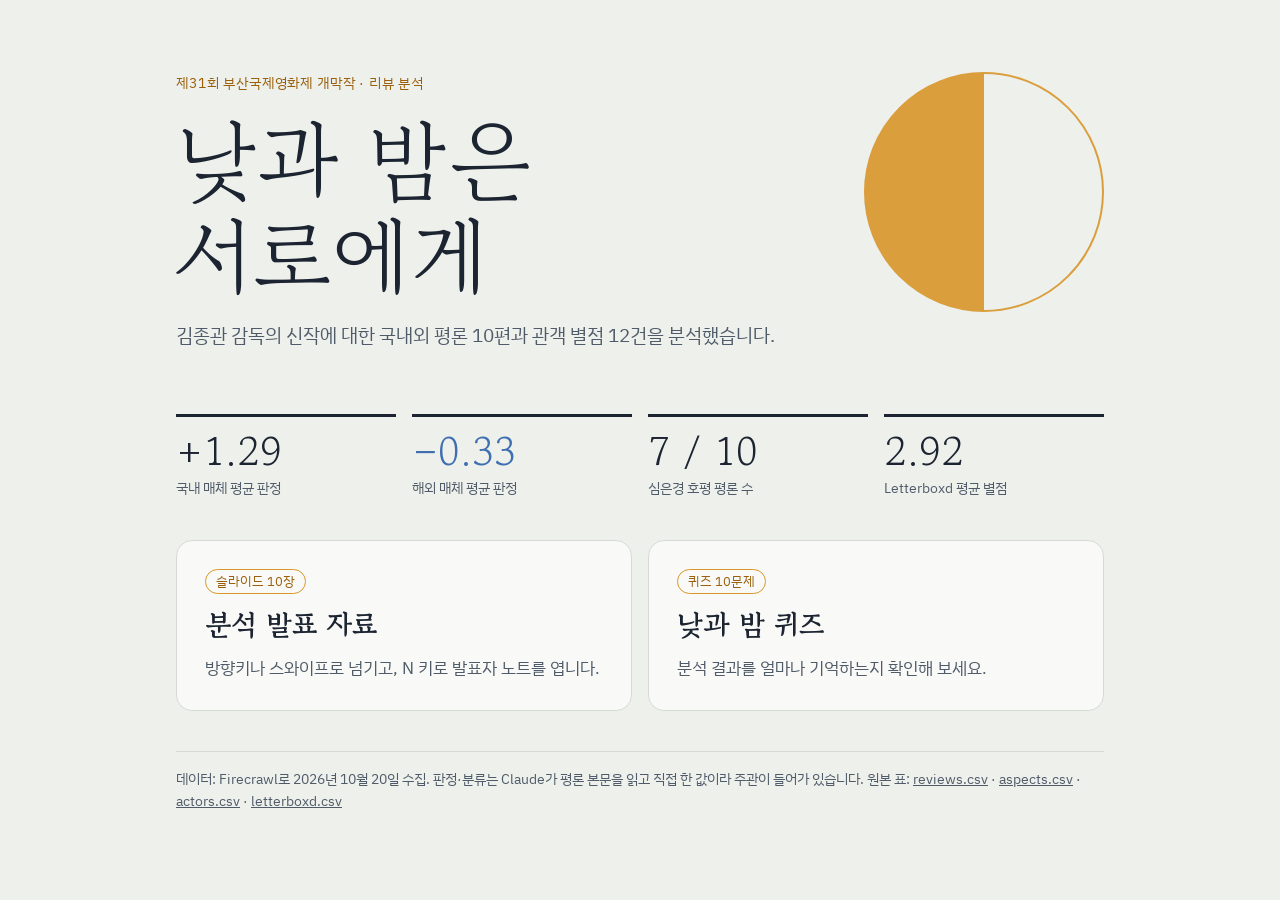
<file: docs/index.html>
<!doctype html>
<html lang="ko">
<head>
<meta charset="utf-8">
<meta name="viewport" content="width=device-width, initial-scale=1">
<title>낮과 밤은 서로에게 리뷰 분석</title>
<meta name="description" content="제31회 부산국제영화제 개막작 〈낮과 밤은 서로에게〉 국내외 리뷰 분석 슬라이드와 퀴즈">
<link rel="stylesheet" href="https://fonts.googleapis.com/css2?family=Gowun+Batang:wght@400;700&family=IBM+Plex+Sans+KR:wght@400;600&display=swap">
<link rel="stylesheet" href="style.css">
</head>
<body>
<main class="wrap">
  <header class="hero">
    <div class="sun" aria-hidden="true"></div>
    <p class="eyebrow">제31회 부산국제영화제 개막작 · 리뷰 분석</p>
    <h1>낮과 밤은<br>서로에게</h1>
    <p class="lead">김종관 감독의 신작에 대한 국내외 평론 10편과 관객 별점 12건을 분석했습니다.</p>
  </header>

  <section class="stats" aria-label="핵심 수치">
    <div><b>+1.29</b><span>국내 매체 평균 판정</span></div>
    <div><b class="cool">−0.33</b><span>해외 매체 평균 판정</span></div>
    <div><b>7 / 10</b><span>심은경 호평 평론 수</span></div>
    <div><b>2.92</b><span>Letterboxd 평균 별점</span></div>
  </section>

  <nav class="cards" aria-label="콘텐츠">
    <a class="card" href="slides.html">
      <span class="tag">슬라이드 10장</span>
      <h2>분석 발표 자료</h2>
      <p>방향키나 스와이프로 넘기고, N 키로 발표자 노트를 엽니다.</p>
    </a>
    <a class="card" href="quiz.html">
      <span class="tag">퀴즈 10문제</span>
      <h2>낮과 밤 퀴즈</h2>
      <p>분석 결과를 얼마나 기억하는지 확인해 보세요.</p>
    </a>
  </nav>

  <footer class="foot">
    <p>데이터: Firecrawl로 2026년 10월 20일 수집. 판정·분류는 Claude가 평론 본문을 읽고 직접 한 값이라 주관이 들어가 있습니다.
    원본 표: <a href="data/reviews.csv">reviews.csv</a> · <a href="data/aspects.csv">aspects.csv</a> · <a href="data/actors.csv">actors.csv</a> · <a href="data/letterboxd.csv">letterboxd.csv</a></p>
  </footer>
</main>
</body>
</html>
</file>
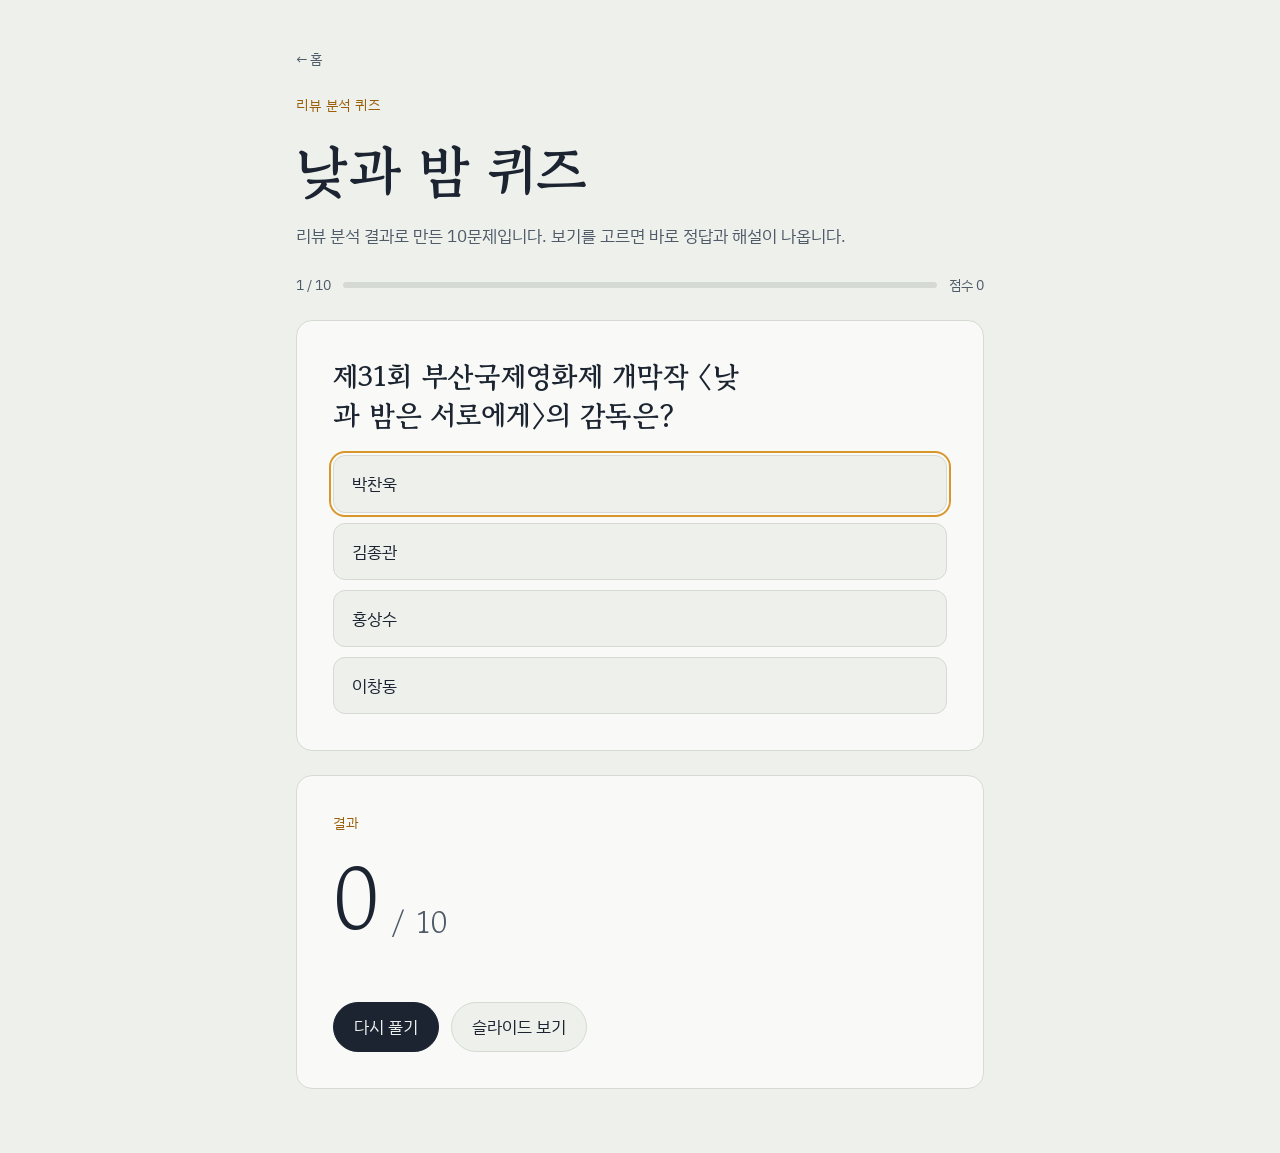
<file: docs/quiz.html>
<!doctype html>
<html lang="ko">
<head>
<meta charset="utf-8">
<meta name="viewport" content="width=device-width, initial-scale=1">
<title>낮과 밤 퀴즈</title>
<link rel="stylesheet" href="https://fonts.googleapis.com/css2?family=Gowun+Batang:wght@400;700&family=IBM+Plex+Sans+KR:wght@400;600&display=swap">
<link rel="stylesheet" href="style.css">
</head>
<body>
<main class="wrap quiz">
  <a class="back" href="./">← 홈</a>
  <header class="qhead">
    <p class="eyebrow">리뷰 분석 퀴즈</p>
    <h1>낮과 밤 퀴즈</h1>
    <p class="muted">리뷰 분석 결과로 만든 10문제입니다. 보기를 고르면 바로 정답과 해설이 나옵니다.</p>
  </header>

  <div class="qmeta" aria-live="polite">
    <span id="qnum">1 / 10</span>
    <div class="qprog" aria-hidden="true"><i id="qbar"></i></div>
    <span id="qscore">점수 0</span>
  </div>

  <section id="card" class="qcard">
    <h2 id="qtext"></h2>
    <div id="opts" class="opts" role="group" aria-labelledby="qtext"></div>
    <div id="explain" class="explain" hidden></div>
    <button id="nextBtn" class="btn primary" hidden>다음 문제 →</button>
  </section>

  <section id="result" class="qcard result" hidden>
    <p class="eyebrow">결과</p>
    <p class="big"><span id="final">0</span><small> / 10</small></p>
    <h2 id="verdict"></h2>
    <p class="muted" id="verdictSub"></p>
    <div class="row">
      <button id="retry" class="btn primary">다시 풀기</button>
      <a class="btn" href="slides.html">슬라이드 보기</a>
    </div>
  </section>
</main>

<script>
const Q = [
  { q: '제31회 부산국제영화제 개막작 〈낮과 밤은 서로에게〉의 감독은?', o: ['박찬욱', '김종관', '홍상수', '이창동'], a: 1,
    e: '〈최악의 하루〉, 〈더 테이블〉, 〈조제〉를 만든 김종관 감독입니다.' },
  { q: '영화의 네 이야기가 모두 펼쳐지는 장소는?', o: ['기차역', '한 카페', '영화 촬영장', '대학 강의실'], a: 1,
    e: '서울의 한 카페에서 여름부터 가을까지 네 쌍의 대화가 이어집니다.' },
  { q: '이 영화는 김종관 감독의 어느 작품과 이어지는 연장선으로 소개됐을까?', o: ['조제', '최악의 하루', '더 테이블', '아무도 없는 곳'], a: 2,
    e: '2017년 〈더 테이블〉도 한 카페의 테이블에서 네 번의 만남을 그렸습니다.' },
  { q: '국내 매체 7곳의 평균 판정 점수는? (−2 혹평 ~ +2 호평)', o: ['−0.33', '+0.50', '+1.29', '+2.00'], a: 2,
    e: '국내 매체 평균은 +1.29로 대체로 호평이었습니다. 해외 매체 3곳의 평균은 −0.33이었습니다.' },
  { q: 'Variety 리뷰 제목의 요지는?', o: ['올해 최고의 개막작', '거품뿐, 한 방이 없다', '조용한 걸작', '배우들의 축제'], a: 1,
    e: 'Variety는 “All Froth, No Kick”, 즉 거품뿐 한 방이 없다고 평했습니다.' },
  { q: '평론에서 가장 많이 호평받은 배우는?', o: ['김민하', '한선화', '심은경', '이희준'], a: 2,
    e: '심은경이 평론 10편 중 7편에서 호평을 받았습니다. 한선화가 6편으로 뒤를 이었습니다.' },
  { q: '배우 연기를 비판한 평론은 몇 편이었을까?', o: ['0편', '2편', '4편', '6편'], a: 0,
    e: '한 편도 없었습니다. 연기는 국내외 모두 칭찬하거나 언급하지 않았습니다.' },
  { q: '비판 언급이 호평 언급보다 많았던 유일한 평가 요소는?', o: ['연출', '공간·분위기', '촬영·영상미', '극적 재미·대중성'], a: 3,
    e: '극적 재미·대중성은 비판 4건, 호평 2건이었습니다. “심심하다”는 지적이 여기에 몰렸습니다.' },
  { q: 'Letterboxd 인기 리뷰 12건의 평균 별점은? (5점 만점)', o: ['2.08', '2.92', '3.54', '4.10'], a: 1,
    e: '평균 2.92점이었고, 별점은 1점부터 5점까지 넓게 흩어졌습니다.' },
  { q: '이 영화의 국내 극장 개봉일은?', o: ['10월 6일', '10월 15일', '11월 4일', '12월 24일'], a: 2,
    e: '10월 6일 부산에서 월드 프리미어로 공개됐고, 11월 4일 국내 개봉합니다.' }
];

let idx = 0, score = 0;
const $ = (id) => document.getElementById(id);

function render() {
  const item = Q[idx];
  $('qnum').textContent = `${idx + 1} / ${Q.length}`;
  $('qbar').style.width = (idx / Q.length * 100) + '%';
  $('qscore').textContent = `점수 ${score}`;
  $('qtext').textContent = item.q;
  $('explain').hidden = true;
  $('nextBtn').hidden = true;
  const box = $('opts');
  box.replaceChildren();
  item.o.forEach((label, k) => {
    const b = document.createElement('button');
    b.className = 'opt';
    b.type = 'button';
    b.textContent = label;
    b.addEventListener('click', () => choose(k));
    box.appendChild(b);
  });
  box.querySelector('button').focus({ preventScroll: true });
}

function choose(k) {
  const item = Q[idx];
  const btns = [...$('opts').children];
  btns.forEach((b, j) => {
    b.disabled = true;
    if (j === item.a) b.classList.add('right');
    else if (j === k) b.classList.add('wrong');
  });
  const ok = k === item.a;
  if (ok) score++;
  $('qscore').textContent = `점수 ${score}`;
  const ex = $('explain');
  ex.replaceChildren();
  const head = document.createElement('strong');
  head.textContent = ok ? '정답입니다. ' : `오답입니다. 정답은 “${item.o[item.a]}”. `;
  ex.append(head, document.createTextNode(item.e));
  ex.className = 'explain ' + (ok ? 'ok' : 'no');
  ex.hidden = false;
  const nb = $('nextBtn');
  nb.textContent = idx === Q.length - 1 ? '결과 보기 →' : '다음 문제 →';
  nb.hidden = false;
  nb.focus();
}

function finish() {
  $('qbar').style.width = '100%';
  $('card').hidden = true;
  $('result').hidden = false;
  $('final').textContent = score;
  const [v, s] = score >= 9 ? ['낮과 밤을 모두 본 관객', '리뷰 흐름을 완벽하게 꿰고 있습니다.']
    : score >= 6 ? ['카페 단골손님', '핵심은 다 잡았습니다. 슬라이드로 나머지를 확인해 보세요.']
    : score >= 3 ? ['옆자리에서 엿들은 손님', '대화를 절반쯤 들었네요. 슬라이드를 보고 다시 도전해 보세요.']
    : ['방금 카페 문을 연 손님', '슬라이드를 먼저 훑어보면 금방 맞힐 수 있습니다.'];
  $('verdict').textContent = v;
  $('verdictSub').textContent = s;
  $('retry').focus();
}

$('nextBtn').addEventListener('click', () => { idx++; idx < Q.length ? render() : finish(); });
$('retry').addEventListener('click', () => { idx = 0; score = 0; $('result').hidden = true; $('card').hidden = false; render(); });
render();
</script>
</body>
</html>
</file>
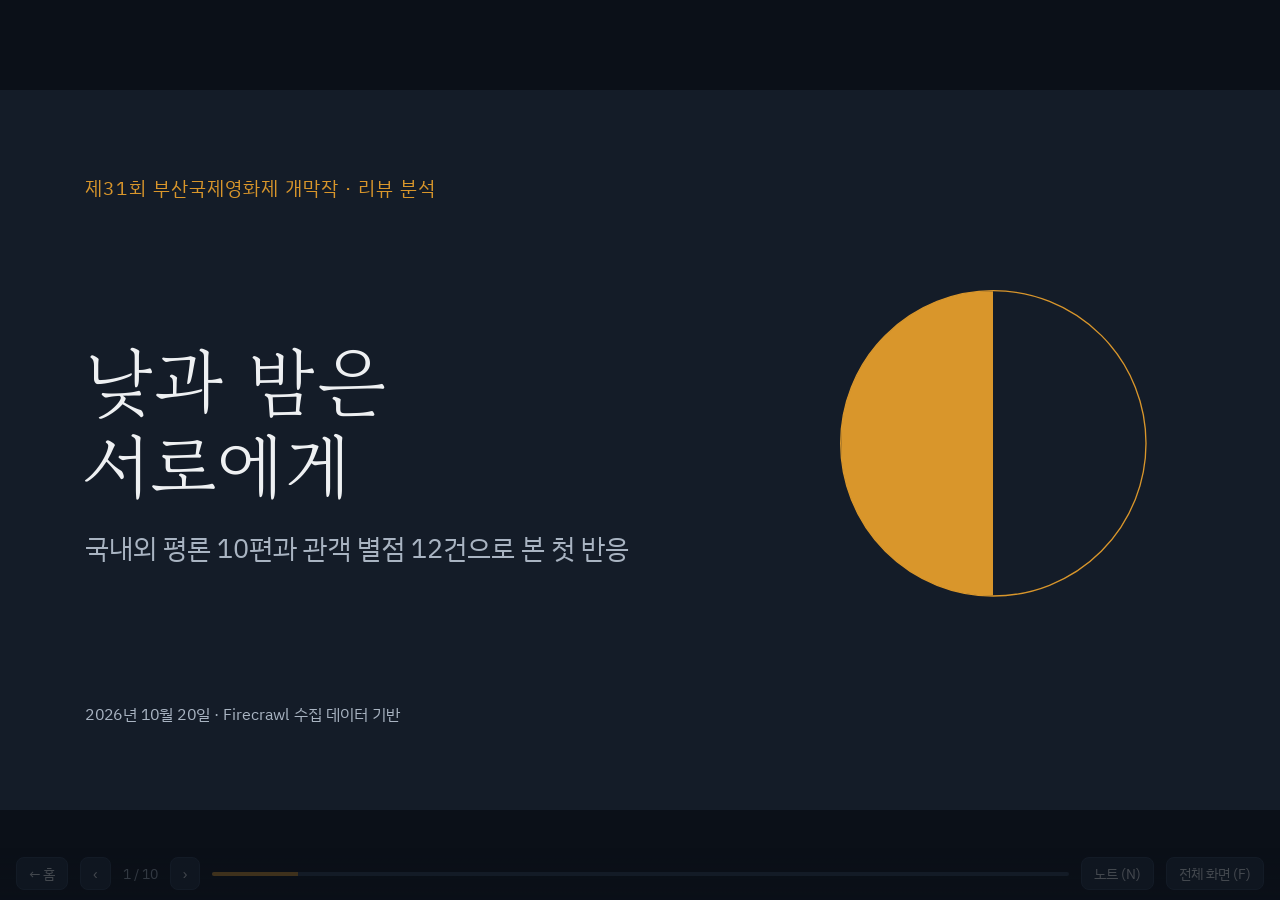
<file: docs/slides.html>
<!doctype html>
<html lang="ko">
<head>
<meta charset="utf-8">
<meta name="viewport" content="width=device-width, initial-scale=1">
<title>낮과 밤은 서로에게 리뷰 분석 · 슬라이드</title>
<link rel="preconnect" href="https://fonts.googleapis.com">
<link rel="stylesheet" href="https://fonts.googleapis.com/css2?family=Gowun+Batang:wght@400;700&family=IBM+Plex+Sans+KR:wght@400;600&display=swap">
<style>
html,body{margin:0;height:100%;background:#0B1018;overflow:hidden;font-family:'IBM Plex Sans KR',Arial,sans-serif}
#stage{position:fixed;left:50%;top:50%;width:1920px;height:1080px;transform-origin:center}
#stage>section{position:absolute;inset:0;box-sizing:border-box;width:1920px;height:1080px;opacity:0;visibility:hidden;transition:opacity .35s ease}
#stage>section.on{opacity:1;visibility:visible}
#stage *{box-sizing:border-box}
#stage h1,#stage h2,#stage h3,#stage p,#stage ol,#stage ul{margin:0}
#stage ol,#stage ul{padding-left:44px}
#stage aside{display:none}
#bar{position:fixed;left:0;right:0;bottom:0;display:flex;align-items:center;gap:12px;padding:10px 16px;color:#A9B4C2;font-size:14px;background:linear-gradient(transparent,rgba(11,16,24,.85));opacity:.25;transition:opacity .2s}
#bar:hover,#bar:focus-within{opacity:1}
#bar button,#bar a{background:#1E2A3A;color:#EEF0F2;border:1px solid #2E3D52;border-radius:8px;padding:6px 12px;font:inherit;cursor:pointer;text-decoration:none}
#bar button:focus-visible,#bar a:focus-visible{outline:2px solid #D9962B}
#prog{flex:1;height:4px;background:#2E3D52;border-radius:2px;overflow:hidden}
#prog i{display:block;height:100%;background:#D9962B;width:0;transition:width .3s}
#notes{position:fixed;left:16px;right:16px;bottom:64px;max-width:900px;margin:auto;background:#1E2A3A;color:#EEF0F2;border:1px solid #2E3D52;border-radius:12px;padding:16px 20px;font-size:16px;line-height:1.6}
@media (prefers-reduced-motion:reduce){#stage>section{transition:none}}
</style>
</head>
<body>
<div id="stage">
<section id="cover" data-transition="fade" style="background:#141C28;color:#EEF0F2;font-family:'IBM Plex Sans KR', Arial, sans-serif;padding:128px;display:flex;flex-direction:column;justify-content:space-between">
<div style="position:absolute;left:1260px;top:300px;width:460px;height:460px;border-radius:50%;border:2px solid #D9962B;background:linear-gradient(90deg, #D9962B 0%, #D9962B 50%, rgba(20,28,40,0) 50%)"></div>
<p style="font-size:28px;color:#D9962B;letter-spacing:2px">제31회 부산국제영화제 개막작 · 리뷰 분석</p>
<div style="display:flex;flex-direction:column;gap:32px">
<h1 style="font-family:'Gowun Batang', Georgia, serif;font-size:112px;font-weight:400;line-height:1.15">낮과 밤은<br>서로에게</h1>
<p style="font-size:40px;color:#A9B4C2;width:1060px;line-height:1.4">국내외 평론 10편과 관객 별점 12건으로 본 첫 반응</p>
</div>
<p style="font-size:24px;color:#A9B4C2">2026년 10월 20일 · Firecrawl 수집 데이터 기반</p>
<aside>김종관 감독의 〈낮과 밤은 서로에게〉가 부산국제영화제에서 처음 공개된 뒤 나온 국내외 평론과 관객 별점을 분석한 자료입니다. 원의 왼쪽 절반은 낮, 오른쪽 절반은 밤을 뜻합니다.</aside>
</section>
<section id="film" data-transition="fade" style="background:#EEF0EC;color:#1B2430;font-family:'IBM Plex Sans KR', Arial, sans-serif;padding:128px;display:flex;flex-direction:column;gap:48px">
<div style="display:flex;flex-direction:column;gap:20px">
<p style="font-size:24px;color:#9A5F0A;letter-spacing:2px">작품 개요</p>
<h2 style="font-family:'Gowun Batang', Georgia, serif;font-size:64px;font-weight:700;line-height:1.2">한 카페, 네 쌍의 대화</h2>
<p style="font-size:30px;color:#4F5B68;line-height:1.5">감독 김종관 · 80분 · 15세 관람가 · 11월 4일 국내 개봉. 여름에서 가을로 넘어가는 동안 서울의 한 카페를 스쳐 간 네 쌍의 이야기입니다.</p>
</div>
<div style="display:grid;grid-template-columns:1fr 1fr 1fr 1fr;gap:24px">
<div style="display:flex;flex-direction:column;gap:16px;background:#F9FAF7;border:1px solid #D5DAD3;border-radius:16px;padding:32px">
<p style="font-size:24px;color:#9A5F0A">1장</p>
<h3 style="font-family:'Gowun Batang', Georgia, serif;font-size:36px;font-weight:700">한여름밤의 꿈</h3>
<p style="font-size:26px;color:#1B2430">김민하 · 주종혁</p>
<p style="font-size:24px;color:#4F5B68;line-height:1.5">같은 꿈을 꾼 두 사람이 고장 난 시계로 이어진다</p>
</div>
<div style="display:flex;flex-direction:column;gap:16px;background:#F9FAF7;border:1px solid #D5DAD3;border-radius:16px;padding:32px">
<p style="font-size:24px;color:#9A5F0A">2장</p>
<h3 style="font-family:'Gowun Batang', Georgia, serif;font-size:36px;font-weight:700">아직 나인 사람들</h3>
<p style="font-size:26px;color:#1B2430">한선화 · 장률</p>
<p style="font-size:24px;color:#4F5B68;line-height:1.5">중학교 동창의 엉뚱하고 느닷없는 재회</p>
</div>
<div style="display:flex;flex-direction:column;gap:16px;background:#F9FAF7;border:1px solid #D5DAD3;border-radius:16px;padding:32px">
<p style="font-size:24px;color:#9A5F0A">3장</p>
<h3 style="font-family:'Gowun Batang', Georgia, serif;font-size:36px;font-weight:700">이·순·불</h3>
<p style="font-size:26px;color:#1B2430">심은경 · 이희준</p>
<p style="font-size:24px;color:#4F5B68;line-height:1.5">웹소설 작가와 영화감독의 불꽃 튀는 첫 만남</p>
</div>
<div style="display:flex;flex-direction:column;gap:16px;background:#F9FAF7;border:1px solid #D5DAD3;border-radius:16px;padding:32px">
<p style="font-size:24px;color:#9A5F0A">4장</p>
<h3 style="font-family:'Gowun Batang', Georgia, serif;font-size:36px;font-weight:700">가을 이야기</h3>
<p style="font-size:26px;color:#1B2430">전소영 · 김동휘</p>
<p style="font-size:24px;color:#4F5B68;line-height:1.5">아이돌 준비생과 오랜 연인의 담담한 이별</p>
</div>
</div>
<aside>2017년 〈더 테이블〉의 연장선에 있는 옴니버스 영화입니다. 네 챕터 모두 같은 카페에서 대화만으로 진행됩니다.</aside>
</section>
<section id="method" data-transition="fade" style="background:#EEF0EC;color:#1B2430;font-family:'IBM Plex Sans KR', Arial, sans-serif;padding:128px;display:flex;flex-direction:column;gap:56px">
<div style="display:flex;flex-direction:column;gap:20px">
<p style="font-size:24px;color:#9A5F0A;letter-spacing:2px">데이터와 방법</p>
<h2 style="font-family:'Gowun Batang', Georgia, serif;font-size:64px;font-weight:700;line-height:1.2">무엇을, 어떻게 모았나</h2>
</div>
<div style="display:flex;flex-direction:row;gap:24px">
<div style="flex:1;display:flex;flex-direction:column;gap:12px;border-top:4px solid #1B2430;padding:24px 0px 0px 0px">
<p style="font-family:'Gowun Batang', Georgia, serif;font-size:112px;line-height:1.1">91</p>
<p style="font-size:28px;color:#4F5B68">Firecrawl 검색으로 모은 리뷰 후보 URL</p>
</div>
<div style="flex:1;display:flex;flex-direction:column;gap:12px;border-top:4px solid #1B2430;padding:24px 0px 0px 0px">
<p style="font-family:'Gowun Batang', Georgia, serif;font-size:112px;line-height:1.1">10</p>
<p style="font-size:28px;color:#4F5B68">평가가 담긴 평론 (국내 7 · 해외 3)</p>
</div>
<div style="flex:1;display:flex;flex-direction:column;gap:12px;border-top:4px solid #1B2430;padding:24px 0px 0px 0px">
<p style="font-family:'Gowun Batang', Georgia, serif;font-size:112px;line-height:1.1">12</p>
<p style="font-size:28px;color:#4F5B68">Letterboxd 관객 별점 (10월 6~10일)</p>
</div>
</div>
<ol style="font-size:28px;color:#1B2430;line-height:1.6">
<li>8개 검색어로 국내외 리뷰를 찾고, 기자회견·캐스팅 기사는 제외했습니다.</li>
<li>평론 본문을 스크랩해 −2(혹평)부터 +2(호평)까지 5단계로 판정했습니다.</li>
<li>평가 요소 6가지와 칭찬받은 배우를 평론마다 분류했습니다.</li>
</ol>
<aside>판정과 분류는 Claude가 본문을 읽고 직접 한 것이라 주관이 들어간 값입니다. Instagram 후기는 접근이 막혀 제외했고, 네이버 실관람평은 개봉 전이라 아직 없습니다.</aside>
</section>
<section id="gap" data-transition="fade" style="background:#D9962B;color:#141C28;font-family:'IBM Plex Sans KR', Arial, sans-serif;padding:128px;display:flex;flex-direction:column;justify-content:space-between">
<p style="font-size:28px;letter-spacing:2px">핵심 발견</p>
<h2 style="font-family:'Gowun Batang', Georgia, serif;font-size:80px;font-weight:700;line-height:1.2">국내는 호평했고,<br>해외는 엇갈렸다</h2>
<div style="display:flex;flex-direction:row;gap:96px">
<div style="display:flex;flex-direction:column;gap:8px">
<p style="font-family:'Gowun Batang', Georgia, serif;font-size:160px;line-height:1.05">+1.29</p>
<p style="font-size:30px">국내 매체 7곳 평균 판정</p>
</div>
<div style="display:flex;flex-direction:column;gap:8px">
<p style="font-family:'Gowun Batang', Georgia, serif;font-size:160px;line-height:1.05;color:#1F3360">−0.33</p>
<p style="font-size:30px">해외 매체 3곳 평균 판정</p>
</div>
</div>
<p style="font-size:24px">판정 척도: −2 혹평 · −1 대체로 혹평 · 0 엇갈림 · +1 대체로 호평 · +2 호평</p>
<aside>국내 매체 평균은 +1.29, 해외 매체는 −0.33입니다. 해외에서 0점 아래는 Variety와 Screen Daily 두 업계지입니다. UPI는 +1로 호의적이었습니다.</aside>
</section>
<section id="scores" data-transition="fade" style="background:#EEF0EC;color:#1B2430;font-family:'IBM Plex Sans KR', Arial, sans-serif;padding:128px;display:flex;flex-direction:column;gap:36px">
<div style="display:flex;flex-direction:column;gap:20px">
<p style="font-size:24px;color:#9A5F0A;letter-spacing:2px">평론 판정</p>
<h2 style="font-family:'Gowun Batang', Georgia, serif;font-size:64px;font-weight:700;line-height:1.2">매체별 판정 점수</h2>
</div>
<div style="display:flex;flex-direction:row;gap:40px;align-items:center">
<div style="width:24px;height:24px;background:#D9962B;border-radius:4px"></div>
<p style="font-size:24px;color:#4F5B68">국내 매체</p>
<div style="width:24px;height:24px;background:#3F6FB0;border-radius:4px"></div>
<p style="font-size:24px;color:#4F5B68">해외 매체</p>
</div>
<div style="display:flex;flex-direction:column;gap:12px">
<div style="display:flex;flex-direction:row;align-items:center;gap:24px">
<p style="width:280px;font-size:26px;text-align:right">일간스포츠</p>
<div style="width:300px;height:40px"></div>
<div style="width:700px;height:40px;display:flex;flex-direction:row;align-items:center;gap:16px;border-left:2px solid #8A949F"><div style="width:480px;height:34px;background:#D9962B;border-radius:0px 8px 8px 0px"></div><p style="font-size:24px">+2 호평</p></div>
</div>
<div style="display:flex;flex-direction:row;align-items:center;gap:24px">
<p style="width:280px;font-size:26px;text-align:right">스포츠Q</p>
<div style="width:300px;height:40px"></div>
<div style="width:700px;height:40px;display:flex;flex-direction:row;align-items:center;gap:16px;border-left:2px solid #8A949F"><div style="width:480px;height:34px;background:#D9962B;border-radius:0px 8px 8px 0px"></div><p style="font-size:24px">+2 호평</p></div>
</div>
<div style="display:flex;flex-direction:row;align-items:center;gap:24px">
<p style="width:280px;font-size:26px;text-align:right">아주경제</p>
<div style="width:300px;height:40px"></div>
<div style="width:700px;height:40px;display:flex;flex-direction:row;align-items:center;gap:16px;border-left:2px solid #8A949F"><div style="width:480px;height:34px;background:#D9962B;border-radius:0px 8px 8px 0px"></div><p style="font-size:24px">+2 호평</p></div>
</div>
<div style="display:flex;flex-direction:row;align-items:center;gap:24px">
<p style="width:280px;font-size:26px;text-align:right">한국일보</p>
<div style="width:300px;height:40px"></div>
<div style="width:700px;height:40px;display:flex;flex-direction:row;align-items:center;gap:16px;border-left:2px solid #8A949F"><div style="width:240px;height:34px;background:#D9962B;border-radius:0px 8px 8px 0px"></div><p style="font-size:24px">+1 대체로 호평</p></div>
</div>
<div style="display:flex;flex-direction:row;align-items:center;gap:24px">
<p style="width:280px;font-size:26px;text-align:right">연합뉴스 영문판</p>
<div style="width:300px;height:40px"></div>
<div style="width:700px;height:40px;display:flex;flex-direction:row;align-items:center;gap:16px;border-left:2px solid #8A949F"><div style="width:240px;height:34px;background:#D9962B;border-radius:0px 8px 8px 0px"></div><p style="font-size:24px">+1 대체로 호평</p></div>
</div>
<div style="display:flex;flex-direction:row;align-items:center;gap:24px">
<p style="width:280px;font-size:26px;text-align:right">코리아중앙데일리</p>
<div style="width:300px;height:40px"></div>
<div style="width:700px;height:40px;display:flex;flex-direction:row;align-items:center;gap:16px;border-left:2px solid #8A949F"><div style="width:240px;height:34px;background:#D9962B;border-radius:0px 8px 8px 0px"></div><p style="font-size:24px">+1 대체로 호평</p></div>
</div>
<div style="display:flex;flex-direction:row;align-items:center;gap:24px">
<p style="width:280px;font-size:26px;text-align:right">UPI</p>
<div style="width:300px;height:40px"></div>
<div style="width:700px;height:40px;display:flex;flex-direction:row;align-items:center;gap:16px;border-left:2px solid #8A949F"><div style="width:240px;height:34px;background:#3F6FB0;border-radius:0px 8px 8px 0px"></div><p style="font-size:24px">+1 대체로 호평</p></div>
</div>
<div style="display:flex;flex-direction:row;align-items:center;gap:24px">
<p style="width:280px;font-size:26px;text-align:right">스포츠경향</p>
<div style="width:300px;height:40px"></div>
<div style="width:700px;height:40px;display:flex;flex-direction:row;align-items:center;gap:16px;border-left:2px solid #8A949F"><p style="font-size:24px">0 엇갈림</p></div>
</div>
<div style="display:flex;flex-direction:row;align-items:center;gap:24px">
<p style="width:280px;font-size:26px;text-align:right">Screen Daily</p>
<div style="width:300px;height:40px;display:flex;flex-direction:row;align-items:center;justify-content:end;gap:16px"><p style="font-size:24px">−1</p><div style="width:240px;height:34px;background:#3F6FB0;border-radius:8px 0px 0px 8px"></div></div>
<div style="width:700px;height:40px;display:flex;flex-direction:row;align-items:center;border-left:2px solid #8A949F"><p style="font-size:24px;padding:0px 0px 0px 16px">대체로 혹평</p></div>
</div>
<div style="display:flex;flex-direction:row;align-items:center;gap:24px">
<p style="width:280px;font-size:26px;text-align:right">Variety</p>
<div style="width:300px;height:40px;display:flex;flex-direction:row;align-items:center;justify-content:end;gap:16px"><p style="font-size:24px">−1</p><div style="width:240px;height:34px;background:#3F6FB0;border-radius:8px 0px 0px 8px"></div></div>
<div style="width:700px;height:40px;display:flex;flex-direction:row;align-items:center;border-left:2px solid #8A949F"><p style="font-size:24px;padding:0px 0px 0px 16px">대체로 혹평</p></div>
</div>
</div>
<aside>막대 하나가 평론 한 편입니다. 0점 아래는 해외 업계지 Variety와 Screen Daily뿐이고, 스포츠경향은 연기는 칭찬했지만 심심하다고 지적해 0점(엇갈림)으로 판정했습니다.</aside>
</section>
<section id="aspects" data-transition="fade" style="background:#EEF0EC;color:#1B2430;font-family:'IBM Plex Sans KR', Arial, sans-serif;padding:128px;display:flex;flex-direction:column;gap:40px">
<div style="display:flex;flex-direction:column;gap:20px">
<p style="font-size:24px;color:#9A5F0A;letter-spacing:2px">평가 요소</p>
<h2 style="font-family:'Gowun Batang', Georgia, serif;font-size:64px;font-weight:700;line-height:1.2">칭찬은 연기에, 비판은 서사에</h2>
</div>
<div style="display:flex;flex-direction:row;gap:24px;align-items:center">
<p style="width:300px;font-size:24px;color:#4F5B68;text-align:right">평론 10편 기준</p>
<p style="width:300px;font-size:24px;color:#3F6FB0;text-align:right">← 비판 언급</p>
<p style="width:600px;font-size:24px;color:#9A5F0A;padding:0px 0px 0px 16px">호평 언급 →</p>
</div>
<div style="display:flex;flex-direction:column;gap:16px">
<div style="display:flex;flex-direction:row;align-items:center;gap:24px">
<p style="width:300px;font-size:28px;text-align:right">배우 연기</p>
<div style="width:300px;height:52px;display:flex;flex-direction:row;align-items:center;justify-content:end;gap:16px"><p style="font-size:24px;color:#4F5B68">0</p></div>
<div style="width:700px;height:52px;display:flex;flex-direction:row;align-items:center;gap:16px;border-left:2px solid #8A949F"><div style="width:520px;height:44px;background:#D9962B;border-radius:0px 8px 8px 0px"></div><p style="font-size:24px">8</p></div>
</div>
<div style="display:flex;flex-direction:row;align-items:center;gap:24px">
<p style="width:300px;font-size:28px;text-align:right">연출</p>
<div style="width:300px;height:52px;display:flex;flex-direction:row;align-items:center;justify-content:end;gap:16px"><p style="font-size:24px;color:#4F5B68">0</p></div>
<div style="width:700px;height:52px;display:flex;flex-direction:row;align-items:center;gap:16px;border-left:2px solid #8A949F"><div style="width:455px;height:44px;background:#D9962B;border-radius:0px 8px 8px 0px"></div><p style="font-size:24px">7</p></div>
</div>
<div style="display:flex;flex-direction:row;align-items:center;gap:24px">
<p style="width:300px;font-size:28px;text-align:right">공간·분위기</p>
<div style="width:300px;height:52px;display:flex;flex-direction:row;align-items:center;justify-content:end;gap:16px"><p style="font-size:24px;color:#4F5B68">0</p></div>
<div style="width:700px;height:52px;display:flex;flex-direction:row;align-items:center;gap:16px;border-left:2px solid #8A949F"><div style="width:390px;height:44px;background:#D9962B;border-radius:0px 8px 8px 0px"></div><p style="font-size:24px">6</p></div>
</div>
<div style="display:flex;flex-direction:row;align-items:center;gap:24px">
<p style="width:300px;font-size:28px;text-align:right">촬영·영상미</p>
<div style="width:300px;height:52px;display:flex;flex-direction:row;align-items:center;justify-content:end;gap:16px"><p style="font-size:24px;color:#4F5B68">0</p></div>
<div style="width:700px;height:52px;display:flex;flex-direction:row;align-items:center;gap:16px;border-left:2px solid #8A949F"><div style="width:130px;height:44px;background:#D9962B;border-radius:0px 8px 8px 0px"></div><p style="font-size:24px">2</p></div>
</div>
<div style="display:flex;flex-direction:row;align-items:center;gap:24px">
<p style="width:300px;font-size:28px;text-align:right">서사·각본</p>
<div style="width:300px;height:52px;display:flex;flex-direction:row;align-items:center;justify-content:end;gap:16px"><p style="font-size:24px">2</p><div style="width:130px;height:44px;background:#3F6FB0;border-radius:8px 0px 0px 8px"></div></div>
<div style="width:700px;height:52px;display:flex;flex-direction:row;align-items:center;gap:16px;border-left:2px solid #8A949F"><div style="width:130px;height:44px;background:#D9962B;border-radius:0px 8px 8px 0px"></div><p style="font-size:24px">2</p></div>
</div>
<div style="display:flex;flex-direction:row;align-items:center;gap:24px">
<p style="width:300px;font-size:28px;text-align:right">극적 재미·대중성</p>
<div style="width:300px;height:52px;display:flex;flex-direction:row;align-items:center;justify-content:end;gap:16px"><p style="font-size:24px">4</p><div style="width:260px;height:44px;background:#3F6FB0;border-radius:8px 0px 0px 8px"></div></div>
<div style="width:700px;height:52px;display:flex;flex-direction:row;align-items:center;gap:16px;border-left:2px solid #8A949F"><div style="width:130px;height:44px;background:#D9962B;border-radius:0px 8px 8px 0px"></div><p style="font-size:24px">2</p></div>
</div>
</div>
<aside>연기·연출·공간·촬영에 대한 비판은 한 건도 없었습니다. 비판은 서사와 극적 재미에만 몰렸고, 극적 재미는 비판 4건으로 호평 2건보다 많은 유일한 요소입니다.</aside>
</section>
<section id="actors" data-transition="fade" style="background:#141C28;color:#EEF0F2;font-family:'IBM Plex Sans KR', Arial, sans-serif;padding:128px;display:flex;flex-direction:column;gap:48px">
<div style="display:flex;flex-direction:column;gap:20px">
<p style="font-size:24px;color:#D9962B;letter-spacing:2px">배우</p>
<h2 style="font-family:'Gowun Batang', Georgia, serif;font-size:64px;font-weight:700;line-height:1.2">가장 많이 칭찬받은 두 배우</h2>
</div>
<div style="display:flex;flex-direction:row;gap:24px">
<div style="flex:1;display:flex;flex-direction:column;gap:12px;background:#1E2A3A;border-radius:16px;padding:40px">
<p style="font-size:24px;color:#A9B4C2">3장 이·순·불 · 웹소설 작가 혜진</p>
<p style="font-family:'Gowun Batang', Georgia, serif;font-size:72px;line-height:1.2">심은경</p>
<p style="font-size:32px;color:#D9962B"><b>평론 10편 중 7편</b>이 호평</p>
<p style="font-size:26px;color:#A9B4C2;line-height:1.5">“무리를 이끄는 건 심은경이다” — Screen Daily (번역)</p>
</div>
<div style="flex:1;display:flex;flex-direction:column;gap:12px;background:#1E2A3A;border-radius:16px;padding:40px">
<p style="font-size:24px;color:#A9B4C2">2장 아직 나인 사람들 · 상미</p>
<p style="font-family:'Gowun Batang', Georgia, serif;font-size:72px;line-height:1.2">한선화</p>
<p style="font-size:32px;color:#D9962B"><b>평론 10편 중 6편</b>이 호평</p>
<p style="font-size:26px;color:#A9B4C2;line-height:1.5">“폭발 직전의 긴장된 에너지를 훌륭하게 담아냈다” — Variety (번역)</p>
</div>
</div>
<p style="font-size:28px;color:#A9B4C2;line-height:1.5">다른 배우: 이희준 3편 · 김민하, 주종혁, 장률, 전소영, 김동휘 각 2편. 연기를 비판한 평론은 없었습니다.</p>
<aside>심은경과 한선화가 맡은 2장과 3장이 가장 활기찬 챕터로 꼽혔습니다. Variety는 1장 김민하가 실력을 보여 줄 기회가 적었다고 아쉬워했습니다.</aside>
</section>
<section id="audience" data-transition="fade" style="background:#EEF0EC;color:#1B2430;font-family:'IBM Plex Sans KR', Arial, sans-serif;padding:128px;display:flex;flex-direction:column;gap:48px">
<div style="display:flex;flex-direction:column;gap:20px">
<p style="font-size:24px;color:#9A5F0A;letter-spacing:2px">관객 반응</p>
<h2 style="font-family:'Gowun Batang', Georgia, serif;font-size:64px;font-weight:700;line-height:1.2">관객 별점은 넓게 흩어졌다</h2>
</div>
<div style="display:flex;flex-direction:row;gap:96px;align-items:end">
<div style="display:flex;flex-direction:column;gap:16px;width:440px">
<p style="font-family:'Gowun Batang', Georgia, serif;font-size:160px;line-height:1.05">2.92</p>
<p style="font-size:30px;color:#4F5B68;line-height:1.5">Letterboxd 인기 리뷰 12건의 평균 별점 (5점 만점)</p>
<p style="font-size:26px;color:#4F5B68;line-height:1.5">3.5점 이상 6건, 2점 이하 4건</p>
</div>
<div style="flex:1;display:flex;flex-direction:row;align-items:end;justify-content:space-between;height:480px;border-bottom:2px solid #8A949F">
<div style="display:flex;flex-direction:column;align-items:center;gap:8px;width:96px"><p style="font-size:24px">1</p><div style="width:64px;height:90px;background:#3F6FB0;border-radius:8px 8px 0px 0px"></div></div>
<div style="display:flex;flex-direction:column;align-items:center;gap:8px;width:96px"><p style="font-size:24px">1</p><div style="width:64px;height:90px;background:#3F6FB0;border-radius:8px 8px 0px 0px"></div></div>
<div style="display:flex;flex-direction:column;align-items:center;gap:8px;width:96px"><p style="font-size:24px">2</p><div style="width:64px;height:180px;background:#3F6FB0;border-radius:8px 8px 0px 0px"></div></div>
<div style="display:flex;flex-direction:column;align-items:center;gap:8px;width:96px"><p style="font-size:24px">1</p><div style="width:64px;height:90px;background:#3F6FB0;border-radius:8px 8px 0px 0px"></div></div>
<div style="display:flex;flex-direction:column;align-items:center;gap:8px;width:96px"><p style="font-size:24px">1</p><div style="width:64px;height:90px;background:#D9962B;border-radius:8px 8px 0px 0px"></div></div>
<div style="display:flex;flex-direction:column;align-items:center;gap:8px;width:96px"><p style="font-size:24px">4</p><div style="width:64px;height:360px;background:#D9962B;border-radius:8px 8px 0px 0px"></div></div>
<div style="display:flex;flex-direction:column;align-items:center;gap:8px;width:96px"><p style="font-size:24px">1</p><div style="width:64px;height:90px;background:#D9962B;border-radius:8px 8px 0px 0px"></div></div>
<div style="display:flex;flex-direction:column;align-items:center;gap:8px;width:96px"><p style="font-size:24px;color:#4F5B68">0</p><div style="width:64px;height:4px;background:#C3C9CF"></div></div>
<div style="display:flex;flex-direction:column;align-items:center;gap:8px;width:96px"><p style="font-size:24px">1</p><div style="width:64px;height:90px;background:#D9962B;border-radius:8px 8px 0px 0px"></div></div>
</div>
</div>
<div style="display:flex;flex-direction:row;gap:96px">
<div style="width:440px"></div>
<div style="flex:1;display:flex;flex-direction:row;justify-content:space-between">
<p style="font-size:24px;width:96px;text-align:center">★1</p>
<p style="font-size:24px;width:96px;text-align:center">1.5</p>
<p style="font-size:24px;width:96px;text-align:center">★2</p>
<p style="font-size:24px;width:96px;text-align:center">2.5</p>
<p style="font-size:24px;width:96px;text-align:center">★3</p>
<p style="font-size:24px;width:96px;text-align:center">3.5</p>
<p style="font-size:24px;width:96px;text-align:center">★4</p>
<p style="font-size:24px;width:96px;text-align:center">4.5</p>
<p style="font-size:24px;width:96px;text-align:center">★5</p>
</div>
</div>
<aside>막대 위 숫자는 해당 별점을 준 리뷰 수입니다. 3.5점이 4건으로 가장 많지만, 1~2점을 준 관객도 4건입니다. 표본이 12건뿐이라 개봉 후 네이버·CGV 실관람평으로 다시 확인해야 합니다.</aside>
</section>
<section id="voices" data-transition="fade" style="background:#141C28;color:#EEF0F2;font-family:'IBM Plex Sans KR', Arial, sans-serif;padding:128px;display:flex;flex-direction:column;gap:48px">
<div style="display:flex;flex-direction:column;gap:20px">
<p style="font-size:24px;color:#D9962B;letter-spacing:2px">엇갈린 반응</p>
<h2 style="font-family:'Gowun Batang', Georgia, serif;font-size:64px;font-weight:700;line-height:1.2">같은 영화, 다른 문장</h2>
</div>
<div style="display:flex;flex-direction:row;gap:48px">
<div style="flex:1;display:flex;flex-direction:column;gap:32px;border-top:4px solid #D9962B;padding:32px 0px 0px 0px">
<p style="font-size:26px;color:#D9962B">낮 · 호평</p>
<div style="display:flex;flex-direction:column;gap:8px"><p style="font-family:'Gowun Batang', Georgia, serif;font-size:36px;line-height:1.4">“흘려듣던 말 한마디가 저마다의 우주임을 담담히 증명한다”</p><p style="font-size:24px;color:#A9B4C2">아주경제</p></div>
<div style="display:flex;flex-direction:column;gap:8px"><p style="font-family:'Gowun Batang', Georgia, serif;font-size:36px;line-height:1.4">“평범한 대화가 특별해지는 영화”</p><p style="font-size:24px;color:#A9B4C2">스포츠Q</p></div>
<div style="display:flex;flex-direction:column;gap:8px"><p style="font-family:'Gowun Batang', Georgia, serif;font-size:36px;line-height:1.4">“분위기와 대화로 빚은 조용한 걸작”</p><p style="font-size:24px;color:#A9B4C2">Letterboxd 관객 (번역)</p></div>
</div>
<div style="flex:1;display:flex;flex-direction:column;gap:32px;border-top:4px solid #8FB3E6;padding:32px 0px 0px 0px">
<p style="font-size:26px;color:#8FB3E6">밤 · 비판</p>
<div style="display:flex;flex-direction:column;gap:8px"><p style="font-family:'Gowun Batang', Georgia, serif;font-size:36px;line-height:1.4">“거품뿐, 한 방이 없다”</p><p style="font-size:24px;color:#A9B4C2">Variety (번역)</p></div>
<div style="display:flex;flex-direction:column;gap:8px"><p style="font-family:'Gowun Batang', Georgia, serif;font-size:36px;line-height:1.4">“전작보다 야심 차지만, 알맹이는 덜하다”</p><p style="font-size:24px;color:#A9B4C2">Screen Daily (번역)</p></div>
<div style="display:flex;flex-direction:column;gap:8px"><p style="font-family:'Gowun Batang', Georgia, serif;font-size:36px;line-height:1.4">“그럼에도 심심한 건 어쩔 수 없다”</p><p style="font-size:24px;color:#A9B4C2">스포츠경향</p></div>
</div>
</div>
<aside>호평은 작고 사소한 순간을 들여다보는 시선을, 비판은 사건 없이 대화만 이어지는 밋밋함을 짚었습니다. 같은 특징을 두고 평가가 갈린 셈입니다.</aside>
</section>
<section id="takeaway" data-transition="fade" style="background:#EEF0EC;color:#1B2430;font-family:'IBM Plex Sans KR', Arial, sans-serif;padding:128px;display:flex;flex-direction:column;gap:48px">
<div style="display:flex;flex-direction:column;gap:20px">
<p style="font-size:24px;color:#9A5F0A;letter-spacing:2px">정리</p>
<h2 style="font-family:'Gowun Batang', Georgia, serif;font-size:64px;font-weight:700;line-height:1.2">11월 4일 개봉 전에 알아 둘 세 가지</h2>
</div>
<div style="display:grid;grid-template-columns:1fr 1fr 1fr;gap:24px">
<div style="display:flex;flex-direction:column;gap:16px;background:#F9FAF7;border:1px solid #D5DAD3;border-radius:16px;padding:40px">
<h3 style="font-family:'Gowun Batang', Georgia, serif;font-size:40px;font-weight:700;line-height:1.3">배우가 이끄는 영화</h3>
<p style="font-size:26px;color:#4F5B68;line-height:1.5">연기를 비판한 평론은 0건입니다. 심은경(7편)과 한선화(6편)가 가장 큰 화제 거리입니다.</p>
</div>
<div style="display:flex;flex-direction:column;gap:16px;background:#F9FAF7;border:1px solid #D5DAD3;border-radius:16px;padding:40px">
<h3 style="font-family:'Gowun Batang', Georgia, serif;font-size:40px;font-weight:700;line-height:1.3">취향을 타는 영화</h3>
<p style="font-size:26px;color:#4F5B68;line-height:1.5">극적 재미는 비판 4건으로 유일하게 비판이 더 많은 요소입니다. 관객 별점도 1점부터 5점까지 흩어졌습니다.</p>
</div>
<div style="display:flex;flex-direction:column;gap:16px;background:#F9FAF7;border:1px solid #D5DAD3;border-radius:16px;padding:40px">
<h3 style="font-family:'Gowun Batang', Georgia, serif;font-size:40px;font-weight:700;line-height:1.3">해외 반응은 미지근</h3>
<p style="font-size:26px;color:#4F5B68;line-height:1.5">해외 매체 평균은 −0.33입니다. Variety와 Screen Daily 모두 아시아 영화제 위주의 제한적 상영을 예상했습니다.</p>
</div>
</div>
<p style="font-size:24px;color:#4F5B68;line-height:1.5">한계: 평론 10편과 별점 12건의 작은 표본이며, 판정은 Claude가 본문을 읽고 분류한 값입니다. 네이버·CGV 실관람평은 개봉 후 다시 수집해야 합니다.</p>
<aside>다음 단계로는 개봉 1주 후 Firecrawl로 네이버 실관람평과 CGV 골든에그지수를 다시 모아, 영화제 반응과 일반 관객 반응을 비교하는 것을 제안합니다.</aside>
</section>
</div>
<div id="notes" hidden></div>
<nav id="bar" aria-label="슬라이드 이동">
<a href="./">← 홈</a>
<button id="prev" aria-label="이전 슬라이드">‹</button>
<span id="count"></span>
<button id="next" aria-label="다음 슬라이드">›</button>
<div id="prog"><i></i></div>
<button id="nbtn">노트 (N)</button>
<button id="fs">전체 화면 (F)</button>
</nav>
<script>
const stage=document.getElementById('stage');
const slides=[...stage.children];
const notes=document.getElementById('notes');
let i=Math.max(0,Math.min(slides.length-1,(parseInt(location.hash.slice(1))||1)-1));
function fit(){const s=Math.min(innerWidth/1920,innerHeight/1080);stage.style.transform=`translate(-50%,-50%) scale(${s})`;}
function show(n){i=Math.max(0,Math.min(slides.length-1,n));slides.forEach((s,k)=>s.classList.toggle('on',k===i));
document.getElementById('count').textContent=`${i+1} / ${slides.length}`;
document.querySelector('#prog i').style.width=((i+1)/slides.length*100)+'%';
const a=slides[i].querySelector('aside');notes.textContent=a?a.textContent:'';history.replaceState(null,'','#'+(i+1));}
document.getElementById('prev').onclick=()=>show(i-1);
document.getElementById('next').onclick=()=>show(i+1);
document.getElementById('nbtn').onclick=()=>notes.hidden=!notes.hidden;
document.getElementById('fs').onclick=()=>document.fullscreenElement?document.exitFullscreen():document.documentElement.requestFullscreen?.();
addEventListener('keydown',e=>{if(['ArrowRight','PageDown',' '].includes(e.key)){e.preventDefault();show(i+1)}else if(['ArrowLeft','PageUp'].includes(e.key)){show(i-1)}else if(e.key==='Home')show(0);else if(e.key==='End')show(slides.length-1);else if(e.key.toLowerCase()==='n')notes.hidden=!notes.hidden;else if(e.key.toLowerCase()==='f')document.getElementById('fs').click();});
let x0=null;addEventListener('touchstart',e=>x0=e.touches[0].clientX);addEventListener('touchend',e=>{if(x0===null)return;const dx=e.changedTouches[0].clientX-x0;if(Math.abs(dx)>40)show(i+(dx<0?1:-1));x0=null;});
addEventListener('resize',fit);fit();show(i);
</script>
</body>
</html>
</file>
<file: docs/style.css>
/* 낮(밝은 회녹색)과 밤(남색) 두 톤에 호박색 강조 하나 */
:root {
  --bg: #EEF0EC;
  --panel: #F9FAF7;
  --line: #D5DAD3;
  --fg: #1B2430;
  --muted: #4F5B68;
  --accent: #D9962B;
  --accent-text: #9A5F0A;
  --cool: #3F6FB0;
  --ok: #2E7D4F;
  --ok-bg: #E3F1E8;
  --no: #B4413A;
  --no-bg: #F6E3E1;
  --display: 'Gowun Batang', Georgia, serif;
  --body: 'IBM Plex Sans KR', 'Apple SD Gothic Neo', 'Malgun Gothic', Arial, sans-serif;
  color-scheme: light;
}
@media (prefers-color-scheme: dark) {
  :root {
    --bg: #141C28; --panel: #1E2A3A; --line: #2E3D52; --fg: #EEF0F2; --muted: #A9B4C2;
    --accent-text: #E9B65A; --cool: #8FB3E6; --ok: #7FD1A0; --ok-bg: #1D3A2B; --no: #F09A92; --no-bg: #3E2326;
    color-scheme: dark;
  }
}
* { box-sizing: border-box; }
body { margin: 0; background: var(--bg); color: var(--fg); font-family: var(--body); font-size: 17px; line-height: 1.6; }
a { color: inherit; }
:focus-visible { outline: 2px solid var(--accent); outline-offset: 2px; }
.wrap { max-width: 960px; margin: 0 auto; padding: 48px max(16px, env(safe-area-inset-left, 0px)) 64px; display: flex; flex-direction: column; gap: 40px; }
.eyebrow { margin: 0; font-size: 14px; letter-spacing: .06em; color: var(--accent-text); }
.muted { color: var(--muted); margin: 0; }
h1, h2 { font-family: var(--display); text-wrap: balance; margin: 0; }

.hero { position: relative; isolation: isolate; display: flex; flex-direction: column; gap: 16px; padding-block: 24px; }
.hero h1 { font-size: clamp(48px, 9vw, 88px); font-weight: 400; line-height: 1.1; }
.lead { margin: 0; max-width: 34em; color: var(--muted); font-size: 19px; }
.sun { position: absolute; right: 0; top: 24px; width: clamp(120px, 26vw, 240px); aspect-ratio: 1; border-radius: 50%;
  border: 2px solid var(--accent); background: linear-gradient(90deg, var(--accent) 50%, transparent 50%); opacity: .9; z-index: -1; }

.stats { display: grid; grid-template-columns: repeat(auto-fit, minmax(min(100%, 180px), 1fr)); gap: 16px; }
.stats div { border-top: 3px solid var(--fg); padding-top: 12px; display: flex; flex-direction: column; gap: 4px; }
.stats b { font-family: var(--display); font-size: 40px; font-weight: 400; line-height: 1.1; font-variant-numeric: tabular-nums; }
.stats b.cool { color: var(--cool); }
.stats span { color: var(--muted); font-size: 14px; }

.cards { display: grid; grid-template-columns: repeat(auto-fit, minmax(min(100%, 300px), 1fr)); gap: 16px; }
.card { display: flex; flex-direction: column; gap: 8px; padding: 28px; background: var(--panel); border: 1px solid var(--line); border-radius: 16px; text-decoration: none; transition: transform .15s, border-color .15s; }
.card:hover { transform: translateY(-2px); border-color: var(--accent); }
.card h2 { font-size: 28px; }
.card p { margin: 0; color: var(--muted); }
.tag { align-self: flex-start; font-size: 13px; color: var(--accent-text); border: 1px solid var(--accent); border-radius: 999px; padding: 1px 10px; }
.foot { font-size: 14px; color: var(--muted); border-top: 1px solid var(--line); padding-top: 16px; }
.foot p { margin: 0; }

/* 퀴즈 */
.quiz { max-width: 720px; gap: 24px; }
.back { font-size: 14px; color: var(--muted); text-decoration: none; }
.qhead { display: flex; flex-direction: column; gap: 8px; }
.qhead h1 { font-size: clamp(36px, 7vw, 56px); font-weight: 700; }
.qmeta { display: flex; align-items: center; gap: 12px; font-size: 14px; color: var(--muted); font-variant-numeric: tabular-nums; }
.qprog { flex: 1; height: 6px; background: var(--line); border-radius: 3px; overflow: hidden; }
.qprog i { display: block; height: 100%; width: 0; background: var(--accent); transition: width .3s; }
.qcard { background: var(--panel); border: 1px solid var(--line); border-radius: 16px; padding: clamp(20px, 4vw, 36px); display: flex; flex-direction: column; gap: 20px; }
.qcard h2 { font-size: clamp(22px, 4vw, 28px); line-height: 1.4; }
.opts { display: grid; gap: 10px; }
.opt { text-align: left; font: inherit; color: var(--fg); background: var(--bg); border: 1px solid var(--line); border-radius: 12px; padding: 14px 18px; cursor: pointer; transition: border-color .15s; }
.opt:hover:not(:disabled) { border-color: var(--accent); }
.opt:disabled { cursor: default; }
.opt.right { background: var(--ok-bg); border-color: var(--ok); color: var(--ok); font-weight: 600; }
.opt.right::after { content: '  ✓ 정답'; }
.opt.wrong { background: var(--no-bg); border-color: var(--no); color: var(--no); }
.opt.wrong::after { content: '  ✕ 선택'; }
.explain { border-radius: 12px; padding: 14px 18px; line-height: 1.6; }
.explain.ok { background: var(--ok-bg); }
.explain.no { background: var(--no-bg); }
.btn { align-self: flex-start; font: inherit; padding: 10px 20px; border-radius: 999px; border: 1px solid var(--line); background: var(--bg); color: var(--fg); cursor: pointer; text-decoration: none; }
.btn.primary { background: var(--fg); color: var(--bg); border-color: var(--fg); }
.result .big { margin: 0; font-family: var(--display); font-size: 88px; line-height: 1; }
.result .big small { font-size: 32px; color: var(--muted); }
.row { display: flex; flex-wrap: wrap; gap: 12px; }
@media (prefers-reduced-motion: reduce) { * { transition: none !important; } }
</file>
